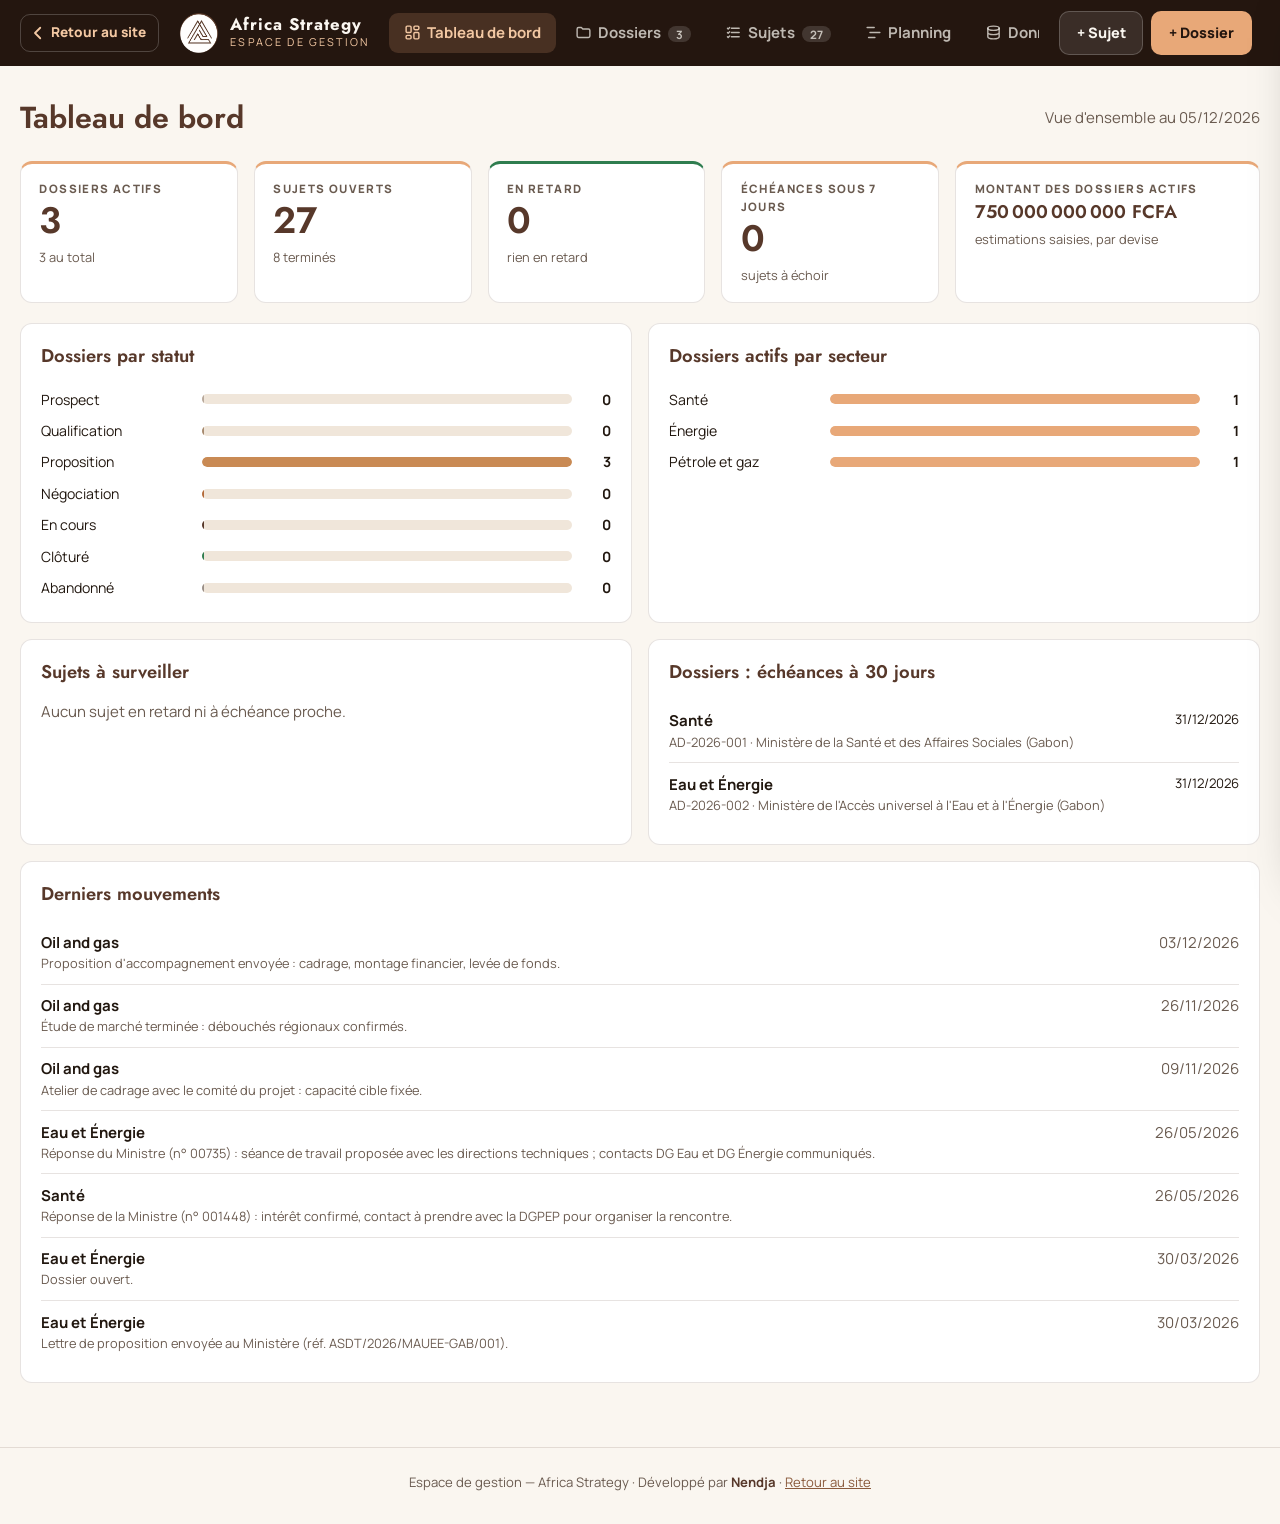
<file: gestion/index.html>
<!DOCTYPE html>
<html lang="fr">
<head>
  <meta charset="UTF-8">
  <meta name="viewport" content="width=device-width, initial-scale=1">
  <title>Espace de gestion — Africa Strategy</title>
  <meta name="robots" content="noindex, nofollow">
  <meta name="theme-color" content="#24160f">
  <link rel="icon" type="image/png" href="../assets/img/logo.png">
  <link rel="preconnect" href="https://fonts.googleapis.com">
  <link rel="preconnect" href="https://fonts.gstatic.com" crossorigin>
  <link href="https://fonts.googleapis.com/css2?family=Jost:wght@500;600;700&family=Manrope:wght@400;500;600;700;800&display=swap" rel="stylesheet">
  <link rel="stylesheet" href="gestion.css">
</head>
<body>

<header class="bar">
  <div class="bar__inner">
    <a class="bar__back" href="../" aria-label="Retour au site"><svg viewBox="0 0 24 24"><path d="M15 5l-7 7 7 7"/></svg><span>Retour au site</span></a>
    <a class="bar__brand" href="../" title="Retour au site">
      <img src="../assets/img/logo.png" alt="">
      <span><strong>Africa Strategy</strong><small>Espace de gestion</small></span>
    </a>
    <nav class="tabs" id="tabs" aria-label="Sections">
      <button data-view="dashboard" class="is-active"><svg viewBox="0 0 24 24"><rect x="3" y="3" width="7" height="9" rx="1.5"/><rect x="14" y="3" width="7" height="5" rx="1.5"/><rect x="14" y="12" width="7" height="9" rx="1.5"/><rect x="3" y="16" width="7" height="5" rx="1.5"/></svg><span>Tableau de bord</span></button>
      <button data-view="dossiers"><svg viewBox="0 0 24 24"><path d="M3 7a2 2 0 0 1 2-2h4l2 2h8a2 2 0 0 1 2 2v8a2 2 0 0 1-2 2H5a2 2 0 0 1-2-2z"/></svg><span>Dossiers</span> <i id="n-dossiers">0</i></button>
      <button data-view="sujets"><svg viewBox="0 0 24 24"><path d="M9 6h11M9 12h11M9 18h11"/><path d="M3.5 6l1 1 2-2M3.5 12l1 1 2-2M3.5 18l1 1 2-2"/></svg><span>Sujets</span> <i id="n-sujets">0</i></button>
      <button data-view="planning"><svg viewBox="0 0 24 24"><path d="M3 5h10M7 12h14M5 19h9"/></svg><span>Planning</span></button>
      <button data-view="donnees"><svg viewBox="0 0 24 24"><ellipse cx="12" cy="6" rx="8" ry="3"/><path d="M4 6v12c0 1.7 3.6 3 8 3s8-1.3 8-3V6M4 12c0 1.7 3.6 3 8 3s8-1.3 8-3"/></svg><span>Données</span></button>
    </nav>
    <div class="bar__actions">
      <button class="btn btn--light bar__desk" data-action="new-sujet">+ Sujet</button>
      <button class="btn btn--gold bar__desk" data-action="new-dossier">+ Dossier</button>
      <div class="addwrap"><button class="btn btn--gold bar__mob" data-action="toggle-add" aria-label="Ajouter" aria-haspopup="true">+ Ajouter</button>
        <div class="addmenu" id="addmenu" hidden><button data-action="new-dossier">Nouveau dossier</button><button data-action="new-sujet">Nouveau sujet</button></div></div>
    </div>
  </div>
</header>

<main class="wrap" id="app">
  <section id="view-dashboard" class="view"></section>
  <section id="view-dossiers" class="view" hidden></section>
  <section id="view-sujets" class="view" hidden></section>
  <section id="view-planning" class="view" hidden></section>
  <section id="view-donnees" class="view" hidden></section>
</main>

<footer class="foot">
  Espace de gestion — Africa Strategy · Développé par <strong>Nendja</strong> ·
  <a href="../">Retour au site</a>
</footer>

<!-- Fiche dossier -->
<div class="scrim" id="scrim" hidden></div>
<aside class="drawer" id="drawer" aria-hidden="true" aria-label="Fiche dossier"></aside>

<!-- Formulaire dossier -->
<dialog id="dlg-dossier" class="dlg">
  <form method="dialog" id="f-dossier" novalidate>
    <header class="dlg__head"><button type="button" class="btn btn--line btn--sm" data-action="close-dlg">← Retour</button><h2 id="dlg-dossier-title">Nouveau dossier</h2></header>
    <div class="dlg__body">
      <input type="hidden" name="id">
      <label class="full">Intitulé du dossier *<input name="titre" required placeholder="Ex. : Financement d'une centrale solaire"></label>
      <label>Client / organisation *<input name="client" required></label>
      <label>Type de client<select name="typeClient"></select></label>
      <label>Pays<input name="pays" placeholder="Sénégal"></label>
      <label>Secteur<select name="secteur"></select></label>
      <label class="full">Service concerné<select name="service"></select></label>
      <label>Statut<select name="statut"></select></label>
      <label>Priorité<select name="priorite"></select></label>
      <label>Responsable<input name="responsable" list="dl-resp" placeholder="Nom du responsable"></label>
      <label>Date d'ouverture<input type="date" name="ouverture"></label>
      <label>Montant estimé<input type="number" name="montant" min="0" step="any" placeholder="0"></label>
      <label>Devise<select name="devise"></select></label>
      <label>Échéance<input type="date" name="echeance"></label>
      <label class="full">Description / contexte<textarea name="notes" rows="4" placeholder="Enjeux, interlocuteurs, prochaines étapes…"></textarea></label>
    </div>
    <footer class="dlg__foot">
      <p class="err" id="err-dossier" role="alert"></p>
      <button type="button" class="btn btn--line" data-action="close-dlg">Annuler</button>
      <button type="submit" class="btn btn--brown">Enregistrer</button>
    </footer>
  </form>
</dialog>

<!-- Formulaire sujet -->
<dialog id="dlg-sujet" class="dlg">
  <form method="dialog" id="f-sujet" novalidate>
    <header class="dlg__head"><button type="button" class="btn btn--line btn--sm" data-action="close-dlg">← Retour</button><h2 id="dlg-sujet-title">Nouveau sujet</h2></header>
    <div class="dlg__body">
      <input type="hidden" name="id">
      <label class="full">Sujet *<input name="titre" required placeholder="Ex. : Relancer le fonds sur la note d'information"></label>
      <label class="full">Dossier rattaché<select name="dossierId"></select></label>
      <label>Catégorie<select name="categorie"></select></label>
      <label>Statut<select name="statut"></select></label>
      <label>Priorité<select name="priorite"></select></label>
      <label>Assigné à<input name="assigne" list="dl-resp" placeholder="Nom"></label>
      <label>Début<input type="date" name="debut"></label>
      <label>Échéance / fin<input type="date" name="echeance"></label>
      <label class="full">Notes<textarea name="notes" rows="3"></textarea></label>
    </div>
    <footer class="dlg__foot">
      <p class="err" id="err-sujet" role="alert"></p>
      <button type="button" class="btn btn--line" data-action="close-dlg">Annuler</button>
      <button type="submit" class="btn btn--brown">Enregistrer</button>
    </footer>
  </form>
</dialog>

<datalist id="dl-resp"></datalist>
<div class="toast" id="toast" role="status" aria-live="polite"></div>
<input type="file" id="file-import" accept="application/json,.json" hidden>

<script src="gestion.js"></script>
</body>
</html>
</file>
<file: gestion/gestion.css>
/* Espace de gestion — Africa Strategy */
:root {
  --choco: #24160f; --brown: #57382a; --brown-2: #8a5a3c; --gold: #e8a878; --gold-2: #f3c8a3;
  --cream: #faf6f0; --sand: #f0e6da; --ink: #21170f; --muted: #6a5b50; --line: rgba(87, 56, 42, .14);
  --white: #fff; --ok: #2f7d4f; --warn: #b7791f; --late: #b83a2e;
  --ff-d: "Jost", system-ui, sans-serif; --ff-b: "Manrope", system-ui, -apple-system, "Segoe UI", sans-serif;
  --r: 12px; --shadow: 0 10px 30px -16px rgba(36, 22, 15, .35);
}
*, *::before, *::after { box-sizing: border-box; }
html { scroll-behavior: smooth; }
body { margin: 0; font-family: var(--ff-b); font-size: 15px; line-height: 1.55; color: var(--ink); background: var(--cream); -webkit-font-smoothing: antialiased; }
body.no-scroll { overflow: hidden; }
h1, h2, h3, p { margin: 0; }
a { color: var(--brown-2); }
button, input, select, textarea { font: inherit; color: inherit; }
button { cursor: pointer; }
:focus-visible { outline: 2px solid var(--brown-2); outline-offset: 2px; }
[hidden] { display: none !important; }
.muted { color: var(--muted); }
.small { font-size: .82rem; }
.mono { font-family: ui-monospace, Consolas, monospace; font-size: .8rem; color: var(--muted); }
.r { text-align: right; }
.nowrap { white-space: nowrap; }
.pre { white-space: pre-wrap; }

/* Barre */
.bar { position: sticky; top: 0; z-index: 30; background: var(--choco); color: var(--cream); }
.bar__inner { max-width: 1320px; margin: 0 auto; padding: .7rem 1.25rem; display: flex; align-items: center; gap: 1.25rem; flex-wrap: wrap; }
.bar__brand { display: flex; align-items: center; gap: .7rem; color: inherit; text-decoration: none; }
.bar__brand img { width: 40px; height: 40px; }
.bar__brand strong { display: block; font-family: var(--ff-d); font-size: 1.05rem; letter-spacing: .06em; line-height: 1.1; }
.bar__brand small { display: block; font-size: .68rem; letter-spacing: .2em; text-transform: uppercase; color: var(--gold-2); }
.tabs { display: flex; gap: .25rem; flex: 1; overflow-x: auto; scrollbar-width: none; }
.tabs::-webkit-scrollbar { display: none; }
.tabs button { background: none; border: 0; color: rgba(250, 246, 240, .72); padding: .55rem .95rem; border-radius: 9px; font-weight: 700; white-space: nowrap; }
.tabs button:hover { color: #fff; background: rgba(255, 255, 255, .07); }
.tabs button.is-active { background: rgba(232, 168, 120, .18); color: var(--gold-2); }
.tabs i { font-style: normal; font-size: .72rem; background: rgba(255, 255, 255, .14); border-radius: 99px; padding: .05rem .5rem; margin-left: .25rem; }
.bar__actions { display: flex; gap: .5rem; }

/* Boutons */
.btn { border: 1.5px solid transparent; border-radius: 10px; padding: .6rem 1.05rem; font-weight: 800; font-size: .9rem; transition: background .2s, transform .2s; }
.btn:hover { transform: translateY(-1px); }
.btn--sm { padding: .4rem .75rem; font-size: .82rem; }
.btn--gold { background: var(--gold); color: var(--choco); }
.btn--gold:hover { background: var(--gold-2); }
.btn--light { background: rgba(255, 255, 255, .1); color: var(--cream); border-color: rgba(255, 255, 255, .2); }
.btn--light:hover { background: rgba(255, 255, 255, .18); }
.btn--brown { background: var(--brown); color: #fff; }
.btn--brown:hover { background: var(--choco); }
.btn--line { background: var(--white); border-color: var(--line); color: var(--brown); }
.btn--line:hover { border-color: var(--brown); }
.btn--danger { background: var(--white); border-color: rgba(184, 58, 46, .35); color: var(--late); }
.btn--danger:hover { background: #fdf0ee; }
.link { background: none; border: 0; padding: 0; color: var(--brown-2); font-weight: 700; font-size: .85rem; text-decoration: underline; text-underline-offset: 3px; }
.x { background: none; border: 0; font-size: 1.8rem; line-height: 1; color: var(--muted); padding: .2rem .5rem; border-radius: 8px; }
.x:hover { background: var(--sand); }

/* Pages */
.wrap { max-width: 1320px; margin: 0 auto; padding: 1.75rem 1.25rem 3rem; min-height: 70vh; }
.head { display: flex; align-items: center; justify-content: space-between; gap: 1rem; flex-wrap: wrap; margin-bottom: 1.25rem; }
.head h1 { font-family: var(--ff-d); font-size: 1.9rem; font-weight: 600; color: var(--brown); }
.foot { text-align: center; font-size: .82rem; color: var(--muted); padding: 1.5rem 1rem 2rem; border-top: 1px solid var(--line); }
.foot strong { color: var(--brown); }

.kpis { display: grid; grid-template-columns: repeat(4, 1fr) 1.4fr; gap: 1rem; margin-bottom: 1.25rem; }
.kpi { background: var(--white); border: 1px solid var(--line); border-radius: var(--r); padding: 1rem 1.15rem; border-top: 3px solid var(--gold); }
.kpi span { display: block; font-size: .72rem; font-weight: 800; letter-spacing: .12em; text-transform: uppercase; color: var(--muted); }
.kpi strong { display: block; font-family: var(--ff-d); font-size: 2.3rem; font-weight: 600; color: var(--brown); line-height: 1.15; margin: .15rem 0; }
.kpi small { color: var(--muted); font-size: .8rem; }
.kpi--alert { border-top-color: var(--late); } .kpi--alert strong { color: var(--late); }
.kpi--warn { border-top-color: var(--warn); } .kpi--warn strong { color: var(--warn); }
.kpi--ok { border-top-color: var(--ok); }
.kpi__money { font-size: 1.15rem !important; line-height: 1.35 !important; }

.grid2 { display: grid; grid-template-columns: 1fr 1fr; gap: 1rem; margin-bottom: 1rem; }
.card { background: var(--white); border: 1px solid var(--line); border-radius: var(--r); padding: 1.15rem 1.25rem; margin-bottom: 1rem; }
.grid2 .card { margin-bottom: 0; }
.card h2 { font-family: var(--ff-d); font-size: 1.15rem; font-weight: 600; color: var(--brown); margin-bottom: .8rem; }
.card p { margin-bottom: .6rem; }
.row { display: flex; flex-wrap: wrap; gap: .6rem; margin: .6rem 0; }

.bar-row { display: grid; grid-template-columns: 150px 1fr 28px; align-items: center; gap: .7rem; padding: .3rem 0; font-size: .88rem; }
.bar-row[data-action] { cursor: pointer; border-radius: 6px; }
.bar-row[data-action]:hover { background: var(--cream); }
.bar-row__t { height: 10px; background: var(--sand); border-radius: 99px; overflow: hidden; }
.bar-row__t i { display: block; height: 100%; background: var(--brown-2); border-radius: 99px; min-width: 2px; transition: width .5s; }
.bar-row b { text-align: right; }
.bar-row .st-prospect { background: #b8a99c; } .bar-row .st-qualification { background: #a68a6f; } .bar-row .st-proposition { background: #c98a54; }
.bar-row .st-negociation { background: #b46a3a; } .bar-row .st-en-cours { background: var(--brown); } .bar-row .st-cloture { background: var(--ok); } .bar-row .st-abandonne { background: #9a8f88; }
.bar-row .sect { background: var(--gold); }

.list { list-style: none; margin: 0; padding: 0; }
.list li { display: flex; justify-content: space-between; align-items: flex-start; gap: 1rem; padding: .6rem 0; border-top: 1px solid var(--line); }
.list li:first-child { border-top: 0; }
.list a { font-weight: 700; text-decoration: none; color: var(--ink); }
.list a:hover { color: var(--brown-2); text-decoration: underline; }
.list small { display: block; color: var(--muted); font-size: .8rem; }
.list label { display: flex; gap: .6rem; align-items: flex-start; cursor: pointer; }
.list--s input { margin-top: .3rem; }
.done, .done a { text-decoration: line-through; color: var(--muted) !important; }

/* Badges et échéances */
.b { display: inline-block; font-size: .7rem; font-weight: 800; letter-spacing: .05em; padding: .15rem .6rem; border-radius: 99px; background: var(--sand); color: var(--brown); white-space: nowrap; }
.b--st-prospect { background: #ece4dc; color: #6b5a4d; } .b--st-qualification { background: #f1e2cf; color: #7a5326; } .b--st-proposition { background: #f8dcc0; color: #8a4a14; }
.b--st-negociation { background: #f3cfb2; color: #7d3a10; } .b--st-en-cours { background: #dfd0c6; color: var(--brown); } .b--st-cloture { background: #d9eddf; color: var(--ok); } .b--st-abandonne { background: #e6e1de; color: #7b706a; }
.b--ss-a-faire { background: #ece4dc; color: #6b5a4d; } .b--ss-en-cours { background: #dfd0c6; color: var(--brown); } .b--ss-en-attente { background: #fbe9c8; color: #8a5b0c; } .b--ss-termine { background: #d9eddf; color: var(--ok); }
.b--p-haute { background: #f8dad6; color: var(--late); } .b--p-normale { background: var(--sand); color: var(--brown); } .b--p-basse { background: #e8ece8; color: #5b6b60; }
.due { font-size: .82rem; white-space: nowrap; }
.due--soon { color: var(--warn); font-weight: 700; } .due--late { color: var(--late); font-weight: 800; }

/* Filtres */
.filters { display: flex; flex-wrap: wrap; gap: .5rem; margin-bottom: 1rem; }
.filters input, .filters select { background: var(--white); border: 1px solid var(--line); border-radius: 10px; padding: .5rem .7rem; font-size: .88rem; max-width: 100%; }
.filters input { flex: 1 1 240px; min-width: 0; }
.seg { display: inline-flex; background: var(--sand); border-radius: 10px; padding: 3px; }
.seg button { border: 0; background: none; padding: .35rem .9rem; border-radius: 8px; font-weight: 700; font-size: .85rem; color: var(--muted); }
.seg button.is-on { background: var(--white); color: var(--brown); box-shadow: 0 1px 3px rgba(0, 0, 0, .1); }

/* Tableaux */
.tablewrap { background: var(--white); border: 1px solid var(--line); border-radius: var(--r); overflow-x: auto; }
.tbl { width: 100%; border-collapse: collapse; font-size: .88rem; }
.tbl th { text-align: left; font-size: .68rem; letter-spacing: .12em; text-transform: uppercase; color: var(--muted); padding: .75rem .8rem; border-bottom: 1px solid var(--line); background: #fdfaf6; white-space: nowrap; }
.tbl td { padding: .7rem .8rem; border-top: 1px solid var(--line); vertical-align: middle; }
.tbl tbody tr[data-action] { cursor: pointer; }
.tbl tbody tr:hover { background: #fdf8f2; }
.tbl td small { display: block; color: var(--muted); font-size: .78rem; }
.tbl .strong { font-weight: 700; color: var(--ink); text-decoration: none; }
.count { margin-top: .7rem; font-size: .82rem; color: var(--muted); }
.prog { display: inline-block; width: 54px; height: 6px; background: var(--sand); border-radius: 9px; vertical-align: middle; margin-right: .4rem; overflow: hidden; }
.prog i { display: block; height: 100%; background: var(--ok); }

/* Kanban */
.kanban { display: grid; grid-auto-flow: column; grid-auto-columns: minmax(250px, 1fr); gap: .8rem; overflow-x: auto; padding-bottom: .6rem; }
.kanban--4 { grid-template-columns: repeat(4, minmax(240px, 1fr)); grid-auto-flow: row; }
.col { background: var(--sand); border-radius: var(--r); padding: .6rem; min-height: 160px; transition: background .15s; }
.col.is-over { background: #e8d6c3; outline: 2px dashed var(--brown-2); }
.col header { display: flex; justify-content: space-between; align-items: center; padding: .25rem .4rem .6rem; font-size: .8rem; text-transform: uppercase; letter-spacing: .08em; color: var(--brown); }
.col header i { font-style: normal; background: var(--white); border-radius: 99px; padding: .05rem .55rem; font-size: .75rem; font-weight: 800; }
.card-k { background: var(--white); border: 1px solid var(--line); border-radius: 10px; padding: .75rem .8rem; margin-bottom: .55rem; cursor: grab; box-shadow: 0 1px 2px rgba(0, 0, 0, .04); }
.card-k.is-drag { opacity: .45; }
.card-k a { text-decoration: none; color: var(--ink); }
.card-k a:hover strong { color: var(--brown-2); }
.card-k strong { display: block; font-size: .92rem; line-height: 1.3; }
.card-k small { display: block; color: var(--muted); font-size: .78rem; margin: .15rem 0 .45rem; }
.card-k__meta { display: flex; justify-content: space-between; align-items: center; gap: .5rem; }
.card-k__foot { display: flex; justify-content: space-between; align-items: center; gap: .5rem; margin-top: .55rem; padding-top: .5rem; border-top: 1px dashed var(--line); font-size: .78rem; color: var(--muted); }
.card-k__foot select { border: 1px solid var(--line); border-radius: 7px; background: var(--cream); font-size: .76rem; padding: .15rem .3rem; max-width: 120px; }

/* Vides et notes */
.empty { background: var(--white); border: 1.5px dashed rgba(87, 56, 42, .3); border-radius: var(--r); padding: 2.5rem 1.5rem; text-align: center; max-width: 640px; margin: 1.5rem auto; }
.empty h3 { font-family: var(--ff-d); font-size: 1.35rem; color: var(--brown); margin-bottom: .4rem; }
.empty p { color: var(--muted); margin-bottom: 1.1rem; }
.empty__actions { display: flex; gap: .6rem; justify-content: center; flex-wrap: wrap; }
.note { background: #fff7ec; border: 1px solid #f0d9b8; border-radius: var(--r); padding: .9rem 1.1rem; margin-bottom: 1rem; font-size: .9rem; }

/* Fiche dossier */
.scrim { position: fixed; inset: 0; background: rgba(36, 22, 15, .45); z-index: 40; }
.drawer { position: fixed; top: 0; right: 0; bottom: 0; width: min(560px, 100%); background: var(--cream); z-index: 50; box-shadow: -20px 0 50px -20px rgba(0, 0, 0, .4); display: flex; flex-direction: column; transform: translateX(105%); transition: transform .3s cubic-bezier(.2, .7, .2, 1); }
.drawer.is-open { transform: none; }
.dr__head { display: flex; justify-content: space-between; gap: 1rem; padding: 1.2rem 1.3rem; background: var(--white); border-bottom: 1px solid var(--line); }
.dr__head h2 { font-family: var(--ff-d); font-size: 1.4rem; font-weight: 600; color: var(--brown); line-height: 1.2; margin: .1rem 0; }
.dr__head p { color: var(--muted); font-size: .9rem; }
.dr__body { flex: 1; overflow-y: auto; padding: 1.1rem 1.3rem 1.5rem; }
.dr__body h3 { font-family: var(--ff-d); font-size: 1.05rem; color: var(--brown); margin: 1.4rem 0 .5rem; display: flex; justify-content: space-between; align-items: baseline; }
.dr__foot { display: flex; justify-content: space-between; gap: .6rem; padding: .85rem 1.3rem; background: var(--white); border-top: 1px solid var(--line); }
.dr__tags { display: flex; gap: .5rem; align-items: center; margin: .7rem 0 .2rem; }
.dr__tags .link { margin-left: auto; color: var(--muted); }
.steps { display: flex; gap: 3px; }
.steps button { flex: 1; border: 0; background: var(--sand); color: var(--muted); font-size: .68rem; font-weight: 800; padding: .5rem .2rem; letter-spacing: .02em; border-radius: 6px; }
.steps button.is-past { background: #d8c4b1; color: var(--brown); }
.steps button.is-now { background: var(--brown); color: #fff; }
.dl { margin: .8rem 0 0; display: grid; grid-template-columns: 1fr 1fr; gap: .1rem 1.2rem; }
.dl div { padding: .45rem 0; border-bottom: 1px solid var(--line); }
.dl dt { font-size: .66rem; font-weight: 800; letter-spacing: .13em; text-transform: uppercase; color: var(--muted); }
.dl dd { margin: 0; font-weight: 600; }
.note-form { display: flex; gap: .5rem; align-items: flex-end; margin-bottom: .7rem; }
.note-form textarea { flex: 1; border: 1px solid var(--line); border-radius: 10px; padding: .5rem .7rem; resize: vertical; background: var(--white); }
.journal { list-style: none; margin: 0; padding: 0 0 0 1rem; border-left: 2px solid var(--sand); }
.journal li { position: relative; padding: .2rem 0 .8rem .8rem; }
.journal li::before { content: ""; position: absolute; left: -1.4rem; top: .55rem; width: 9px; height: 9px; border-radius: 50%; background: var(--gold); border: 2px solid var(--cream); }
.journal time { font-size: .74rem; font-weight: 800; color: var(--muted); letter-spacing: .06em; }
.journal p { margin: 0; font-size: .9rem; }

/* Formulaires */
.dlg { border: 0; border-radius: 16px; padding: 0; width: min(680px, calc(100% - 1.5rem)); max-height: calc(100vh - 2rem); background: var(--cream); color: var(--ink); box-shadow: 0 30px 80px -20px rgba(0, 0, 0, .5); }
.dlg::backdrop { background: rgba(36, 22, 15, .55); }
.dlg form { display: flex; flex-direction: column; max-height: calc(100vh - 2rem); }
.dlg__head { display: flex; justify-content: space-between; align-items: center; padding: 1rem 1.3rem; background: var(--white); border-bottom: 1px solid var(--line); }
.dlg__head h2 { font-family: var(--ff-d); font-size: 1.35rem; color: var(--brown); font-weight: 600; }
.dlg__body { padding: 1.1rem 1.3rem; overflow-y: auto; display: grid; grid-template-columns: 1fr 1fr; gap: .8rem 1rem; }
.dlg__body label { display: grid; gap: .25rem; font-size: .7rem; font-weight: 800; letter-spacing: .1em; text-transform: uppercase; color: var(--muted); }
.dlg__body .full { grid-column: 1 / -1; }
.dlg__body input, .dlg__body select, .dlg__body textarea { font-size: .95rem; letter-spacing: 0; text-transform: none; font-weight: 500; color: var(--ink); background: var(--white); border: 1.5px solid var(--line); border-radius: 9px; padding: .55rem .7rem; width: 100%; }
.dlg__body input:focus, .dlg__body select:focus, .dlg__body textarea:focus { outline: 0; border-color: var(--gold); box-shadow: 0 0 0 3px rgba(232, 168, 120, .3); }
.dlg__foot { display: flex; align-items: center; justify-content: flex-end; gap: .6rem; padding: .9rem 1.3rem; background: var(--white); border-top: 1px solid var(--line); }
.err { margin-right: auto; color: var(--late); font-size: .85rem; font-weight: 700; }

.toast { position: fixed; left: 50%; bottom: 1.4rem; transform: translate(-50%, 30px); background: var(--choco); color: var(--cream); padding: .7rem 1.2rem; border-radius: 10px; font-weight: 700; font-size: .9rem; opacity: 0; pointer-events: none; transition: .3s; z-index: 100; max-width: calc(100% - 2rem); }
.toast.is-on { opacity: 1; transform: translate(-50%, 0); }

/* Mobile */
@media (max-width: 1100px) {
  .kpis { grid-template-columns: repeat(2, 1fr); }
  .kpi--wide { grid-column: span 2; }
  .kanban--4 { grid-template-columns: repeat(2, 1fr); }
}
@media (max-width: 760px) {
  .wrap { padding: 1.1rem .9rem 2.5rem; }
  .bar__inner { gap: .6rem; padding: .6rem .9rem; }
  .bar__brand small { display: none; }
  .tabs { order: 3; flex-basis: 100%; }
  .bar__actions { margin-left: auto; }
  .grid2 { grid-template-columns: 1fr; }
  .head h1 { font-size: 1.55rem; }
  .bar-row { grid-template-columns: 110px 1fr 26px; }
  .dl { grid-template-columns: 1fr; }
  .dlg__body { grid-template-columns: 1fr; }
  .kanban--4 { grid-template-columns: 1fr; }
  .kanban { grid-auto-columns: 82%; }
  .steps button { font-size: .6rem; }
}
@media (prefers-reduced-motion: reduce) { * { transition: none !important; } }

/* Planning (Gantt) */
.head__r { display: flex; gap: .6rem; align-items: center; }
.chk { display: inline-flex; align-items: center; gap: .4rem; font-size: .88rem; font-weight: 600; color: var(--brown); padding: 0 .4rem; }
.legend { display: flex; flex-wrap: wrap; gap: .4rem 1.1rem; font-size: .76rem; color: var(--muted); margin-bottom: .8rem; }
.legend span { display: inline-flex; align-items: center; gap: .35rem; }
.lg { width: 22px; height: 10px; border-radius: 3px; display: inline-block; }
.lg--d { background: linear-gradient(90deg, var(--brown) 45%, #d8c4b1 45%); }
.lg--late { background: var(--late); }
.lg--ms { width: 10px; transform: rotate(45deg); background: var(--gold); }
.lg--today { width: 2px; height: 14px; border-radius: 0; background: var(--late); }
.ss-a-faire { background: #cdbfb2; } .ss-en-cours { background: var(--brown-2); } .ss-en-attente { background: #e0a93b; } .ss-termine { background: var(--ok); }

.gantt { --lw: 300px; background: var(--white); border: 1px solid var(--line); border-radius: var(--r); overflow: auto; max-height: calc(100vh - 290px); min-height: 280px; }
.gantt__in { min-width: calc(var(--lw) + var(--w)); position: relative; }
.gr { display: flex; border-top: 1px solid var(--line); min-height: 38px; }
.gr--d { background: #fbf6ef; min-height: 46px; }
.gr__l { position: sticky; left: 0; z-index: 4; flex: none; width: var(--lw); padding: .35rem .8rem; background: inherit; background-color: var(--white); border-right: 1px solid var(--line); display: flex; flex-direction: column; justify-content: center; min-width: 0; cursor: pointer; }
.gr--d .gr__l { background-color: #fbf6ef; }
.gr__l:hover strong, .gr__l:hover span { color: var(--brown-2); }
.gr__l strong { font-size: .88rem; line-height: 1.2; white-space: nowrap; overflow: hidden; text-overflow: ellipsis; }
.gr__l small { color: var(--muted); font-size: .72rem; white-space: nowrap; overflow: hidden; text-overflow: ellipsis; }
.gr__l--s { padding-left: 1.7rem; }
.gr__l--s span { font-size: .84rem; line-height: 1.25; white-space: nowrap; overflow: hidden; text-overflow: ellipsis; }
.gr__t { position: relative; flex: none; }
.gh { display: flex; position: sticky; top: 0; z-index: 6; background: var(--white); }
.gh__l { background-color: var(--white); font-size: .68rem; font-weight: 800; letter-spacing: .12em; text-transform: uppercase; color: var(--muted); cursor: default; justify-content: flex-end; z-index: 7; }
.gh__t { height: 52px; border-bottom: 1px solid var(--line); background: #fdfaf6; }
.gh__y, .gh__m { position: relative; height: 26px; }
.gh__y span, .gh__m span { position: absolute; top: 0; bottom: 0; display: flex; align-items: center; padding-left: .45rem; font-size: .7rem; font-weight: 800; color: var(--brown); border-left: 1px solid var(--line); overflow: hidden; white-space: nowrap; }
.gh__y span { background: var(--sand); letter-spacing: .1em; }
.gh__m span { font-weight: 600; color: var(--muted); }
.gbody { position: relative; }
.glines { position: absolute; top: 0; bottom: 0; pointer-events: none; z-index: 1; }
.gl { position: absolute; top: 0; bottom: 0; width: 1px; background: rgba(87, 56, 42, .08); }
.gl--y { background: rgba(87, 56, 42, .22); }
.gtoday { position: absolute; top: 0; bottom: 0; width: 2px; background: var(--late); z-index: 3; }
.gtoday b { position: absolute; top: 2px; left: 4px; background: var(--late); color: #fff; font-size: .62rem; padding: .05rem .4rem; border-radius: 4px; white-space: nowrap; }
.gbar { position: absolute; top: 9px; height: 20px; border-radius: 6px; z-index: 2; cursor: pointer; overflow: hidden; box-shadow: 0 1px 2px rgba(0, 0, 0, .15); transition: filter .15s; }
.gbar:hover, .gms:hover { filter: brightness(1.12); }
.gbar span { position: relative; display: block; padding: 0 .5rem; font-size: .68rem; font-weight: 800; line-height: 20px; color: #fff; white-space: nowrap; }
.gbar.ss-a-faire span { color: var(--brown); }
.gbar--d { top: 9px; height: 28px; background: #d8c4b1; border-radius: 8px; }
.gbar--d i { position: absolute; left: 0; top: 0; bottom: 0; background: var(--brown); }
.gbar--d span { line-height: 28px; font-size: .72rem; }
.gbar--d.b-cloture i { background: var(--ok); }
.gbar--d.b-abandonne { background: #e6e1de; }
.gbar.is-late { background: var(--late); }
.gms { position: absolute; top: 12px; width: 14px; height: 14px; transform: rotate(45deg); border-radius: 3px; z-index: 2; cursor: pointer; border: 2px solid #fff; box-shadow: 0 1px 2px rgba(0, 0, 0, .25); }
.gms.is-late { background: var(--late); }
@media (max-width: 760px) { .gantt { --lw: 170px; max-height: none; } .gr__l strong { font-size: .8rem; } }
.filters .chk input { flex: none; width: auto; min-width: 0; padding: 0; }
.filters .chk { white-space: nowrap; }
.filters select[data-filter^="p:"] { min-width: 260px; }
.gtoday--h { z-index: 5; }
.gh__t { position: relative; }

/* ===== Retour, navigation, mobile ===== */
.bar__back { display: inline-flex; align-items: center; gap: .25rem; color: var(--gold-2); text-decoration: none; font-weight: 800; font-size: .85rem; padding: .45rem .75rem .45rem .5rem; border: 1px solid rgba(255, 255, 255, .2); border-radius: 10px; white-space: nowrap; }
.bar__back:hover { background: rgba(255, 255, 255, .08); }
.bar__back svg, .tabs button svg { fill: none; stroke: currentColor; stroke-width: 2; stroke-linecap: round; stroke-linejoin: round; }
.bar__back svg { width: 18px; height: 18px; stroke-width: 2.4; }
.tabs button svg { width: 17px; height: 17px; vertical-align: -3px; margin-right: .35rem; }
.bar__mob { display: none; }
.addwrap { position: relative; }
.addmenu { position: absolute; right: 0; top: calc(100% + .5rem); background: var(--white); border-radius: 12px; box-shadow: 0 20px 50px -15px rgba(0, 0, 0, .5); padding: .35rem; min-width: 190px; z-index: 60; }
.addmenu button { display: block; width: 100%; text-align: left; background: none; border: 0; padding: .75rem .9rem; border-radius: 8px; font-weight: 700; color: var(--brown); }
.addmenu button:hover { background: var(--sand); }
.dr__top { display: flex; justify-content: space-between; align-items: center; margin-bottom: .7rem; }
.dlg__head { justify-content: flex-start; gap: .9rem; }
.mcards, .filters__toggle { display: none; }
.filters__more { display: contents; }

@media (max-width: 760px) {
  body { padding-bottom: calc(4.6rem + env(safe-area-inset-bottom)); }
  .bar__inner { flex-wrap: nowrap; gap: .6rem; padding: .55rem .8rem; }
  .bar__back span { display: none; }
  .bar__back { padding: .5rem; }
  .bar__brand { min-width: 0; }
  .bar__brand img { width: 34px; height: 34px; }
  .bar__brand strong { font-size: .95rem; white-space: nowrap; }
  .bar__actions { margin-left: auto; }
  .bar__desk { display: none; }
  .bar__mob { display: inline-flex; padding: .5rem .85rem; }

  .tabs { position: fixed; left: 0; right: 0; bottom: 0; z-index: 35; background: var(--choco); border-top: 1px solid rgba(255, 255, 255, .14);
    padding: .3rem .25rem calc(.3rem + env(safe-area-inset-bottom)); justify-content: space-around; overflow: visible; order: 0; flex-basis: auto; }
  .tabs button { flex: 1; display: flex; flex-direction: column; align-items: center; gap: .1rem; padding: .4rem .1rem; font-size: .64rem; position: relative; min-width: 0; border-radius: 10px; }
  .tabs button svg { width: 22px; height: 22px; margin: 0; }
  .tabs button[data-view="dashboard"] span { font-size: 0; }
  .tabs button[data-view="dashboard"] span::after { content: "Accueil"; font-size: .64rem; }
  .tabs i { position: absolute; top: 1px; left: 50%; margin-left: 6px; font-size: .58rem; padding: 0 .35rem; background: var(--gold); color: var(--choco); }

  .wrap { padding: 1rem .85rem 2rem; }
  .foot { padding-bottom: 1rem; }
  .toast { bottom: calc(5.2rem + env(safe-area-inset-bottom)); }
  .head { margin-bottom: .9rem; }
  .head h1 { font-size: 1.5rem; }
  .kpi strong { font-size: 1.9rem; }
  .kpis { gap: .6rem; }
  .kpi { padding: .8rem .9rem; }

  .desk { display: none; }
  .mcards { display: grid; gap: .6rem; }
  .mcard { background: var(--white); border: 1px solid var(--line); border-radius: 12px; padding: .8rem .9rem; cursor: pointer; }
  .mcard__top { display: flex; justify-content: space-between; align-items: center; margin-bottom: .3rem; }
  .mcard h3 { font-size: 1rem; line-height: 1.3; color: var(--ink); font-family: var(--ff-b); font-weight: 700; margin-bottom: .1rem; }
  .mcard p { margin: 0 0 .5rem; color: var(--muted); font-size: .82rem; }
  .mcard__row { display: flex; flex-wrap: wrap; align-items: center; gap: .4rem .7rem; }
  .mcard--s { display: flex; gap: .7rem; align-items: flex-start; cursor: default; }
  .mcard--s .mcard__main { flex: 1; min-width: 0; cursor: pointer; }
  .mcard__chk { padding: .2rem; margin: -.2rem 0 0 -.2rem; }
  .mcard__chk input { width: 22px; height: 22px; accent-color: var(--ok); }

  .filters { gap: .5rem; }
  .filters input[type="search"] { flex: 1 1 0; min-width: 0; }
  .filters__toggle { display: inline-flex; align-items: center; flex: none; }
  .filters__more { display: none; }
  .filters.is-open .filters__more { display: grid; grid-template-columns: 1fr 1fr; gap: .5rem; width: 100%; }
  .filters.is-open .filters__more select { width: 100%; }
  .filters input, .filters select, .dlg__body input, .dlg__body select, .dlg__body textarea, .note-form textarea { font-size: 16px; }
  .filters select[data-filter^="p:"] { min-width: 0; flex: 1 1 100%; }

  .kanban, .kanban--4 { display: grid; grid-template-columns: none; grid-auto-flow: column; grid-auto-columns: 84%; overflow-x: auto; scroll-snap-type: x mandatory; gap: .6rem; }
  .col { scroll-snap-align: start; }
  .card-k { cursor: default; }

  .drawer { width: 100%; }
  .dr__head { padding: .8rem 1rem; }
  .dr__body { padding: .9rem 1rem 1.2rem; }
  .dr__foot { padding: .7rem 1rem calc(.7rem + env(safe-area-inset-bottom)); }
  .steps { overflow-x: auto; }
  .steps button { flex: 1 0 auto; padding: .5rem .55rem; font-size: .66rem; }

  .dlg { width: 100vw; max-width: 100vw; height: 100dvh; max-height: 100dvh; margin: 0; border-radius: 0; }
  .dlg form { height: 100%; max-height: 100dvh; }
  .dlg__head { padding: .7rem 1rem; }
  .dlg__body { padding: 1rem; }
  .dlg__foot { padding: .7rem 1rem calc(.7rem + env(safe-area-inset-bottom)); }
  .dlg__foot .btn { flex: 1; padding: .8rem; }
  .btn { min-height: 40px; }

  .gantt { --lw: 140px; }
  .gr__l--s { padding-left: 1rem; }
  .legend { font-size: .7rem; gap: .3rem .8rem; }
  .bar-row { grid-template-columns: 100px 1fr 24px; }
  .list li { gap: .6rem; }
}
.dr__head { display: block; }
.dr__head h2 { margin-top: .1rem; }
@media (max-width: 760px) {
  .gr__l--s span { white-space: normal; display: -webkit-box; -webkit-line-clamp: 3; -webkit-box-orient: vertical; overflow: hidden; font-size: .78rem; }
  .gr__l--s small { display: none; }
  .gr__l { padding: .3rem .6rem; }
  .gr__l--s { padding-left: .8rem; }
}
</file>
